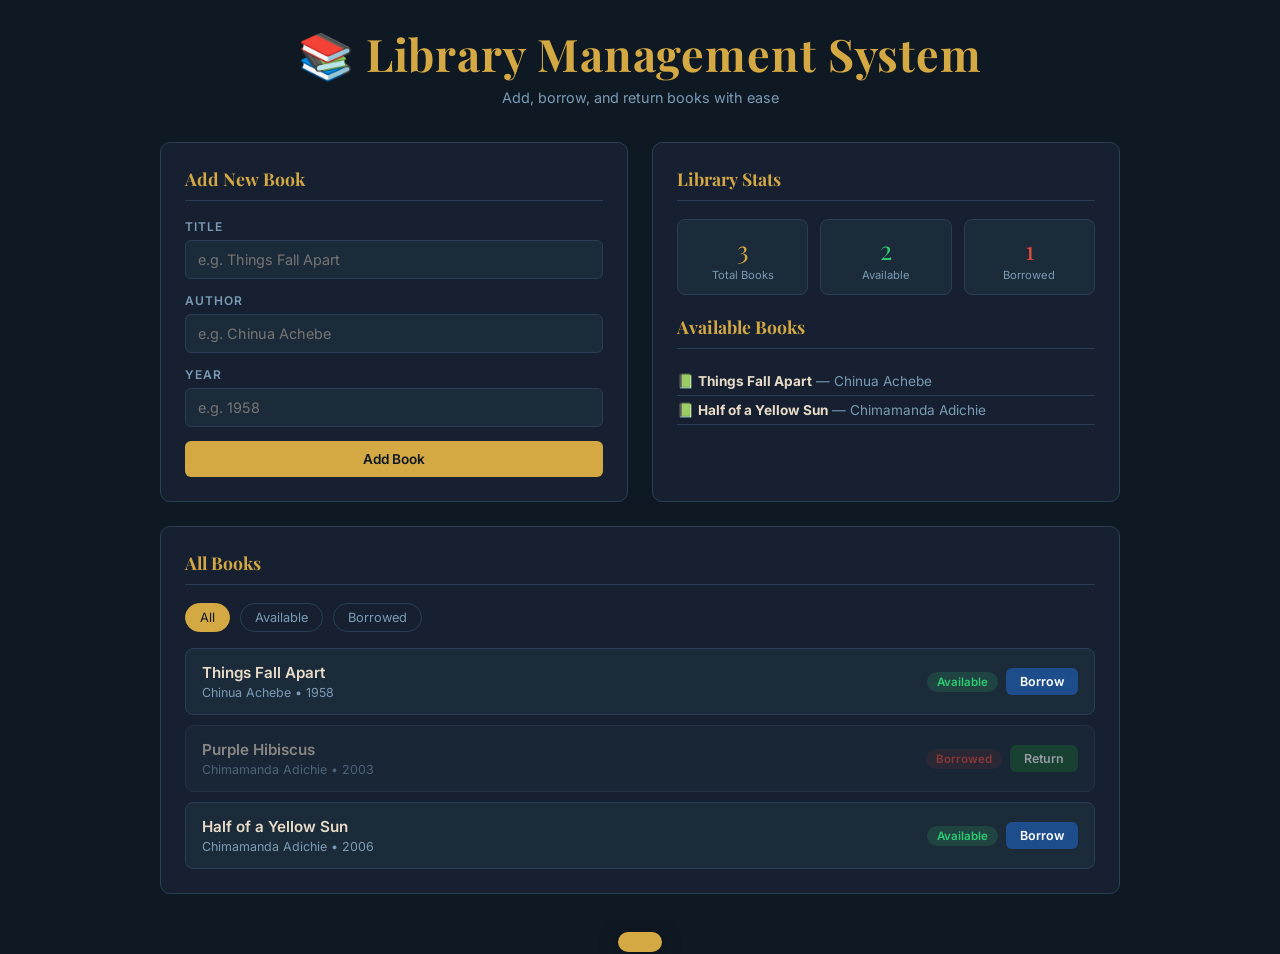
<file: assignment1-library/index.html>
<!DOCTYPE html>
<html lang="en">
<head>
  <meta charset="UTF-8" />
  <meta name="viewport" content="width=device-width, initial-scale=1.0"/>
  <title>Library Management System</title>
  <link rel="stylesheet" href="style.css" />
</head>
<body>

<header>
  <h1>📚 Library Management System</h1>
  <p>Add, borrow, and return books with ease</p>
</header>

<div class="layout">

  <!-- Add Book Panel -->
  <div class="panel">
    <h2>Add New Book</h2>
    <div class="form-group">
      <label>Title</label>
      <input type="text" id="inTitle" placeholder="e.g. Things Fall Apart" />
    </div>
    <div class="form-group">
      <label>Author</label>
      <input type="text" id="inAuthor" placeholder="e.g. Chinua Achebe" />
    </div>
    <div class="form-group">
      <label>Year</label>
      <input type="number" id="inYear" placeholder="e.g. 1958" min="1000" max="2100" />
    </div>
    <button class="btn btn-gold" onclick="handleAdd()">Add Book</button>
  </div>

  <!-- Stats Panel -->
  <div class="panel">
    <h2>Library Stats</h2>
    <div class="stats">
      <div class="stat">
        <div class="stat-num" id="statTotal">0</div>
        <div class="stat-label">Total Books</div>
      </div>
      <div class="stat">
        <div class="stat-num green" id="statAvail">0</div>
        <div class="stat-label">Available</div>
      </div>
      <div class="stat">
        <div class="stat-num red" id="statBorrow">0</div>
        <div class="stat-label">Borrowed</div>
      </div>
    </div>

    <h2 class="mt">Available Books</h2>
    <div id="availList"><p class="empty">No books available yet.</p></div>
  </div>

  <!-- All Books Panel -->
  <div class="panel books-panel">
    <h2>All Books</h2>
    <div class="filter-row">
      <button class="filter-btn active" onclick="setFilter('all', this)">All</button>
      <button class="filter-btn" onclick="setFilter('available', this)">Available</button>
      <button class="filter-btn" onclick="setFilter('borrowed', this)">Borrowed</button>
    </div>
    <div id="bookList"><p class="empty">No books in the library yet. Add one above!</p></div>
  </div>

</div>

<div id="toast"></div>

<script src="script.js"></script>
</body>
</html>
</file>
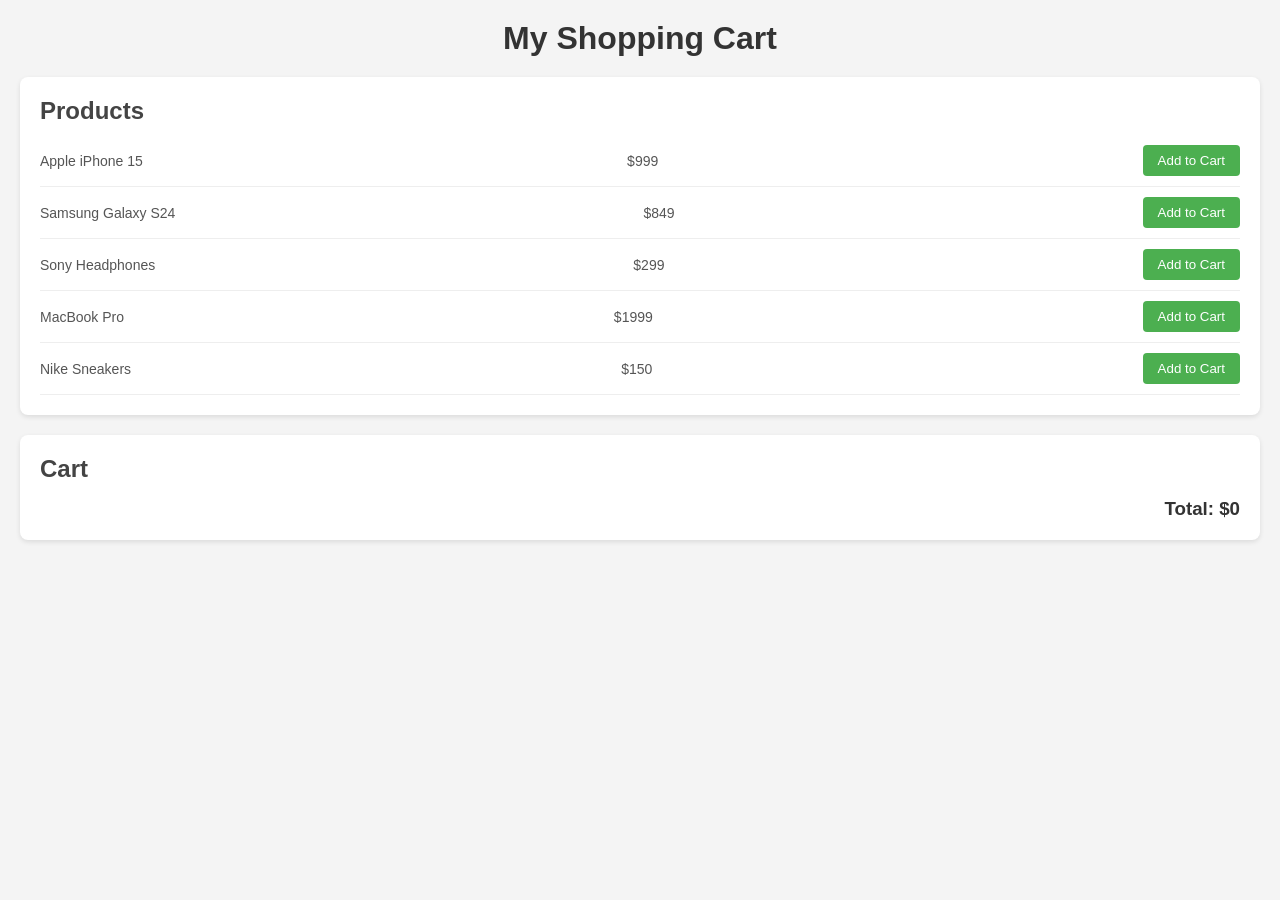
<file: assignment2-shopping-cart/index.html>
<!DOCTYPE html>
<html lang="en">
<head>
  <meta charset="UTF-8">
  <meta name="viewport" content="width=device-width, initial-scale=1.0">
  <title>Shopping Cart</title>
  <link rel="stylesheet" href="style.css">
</head>
<body>

  <h1>My Shopping Cart</h1>

  <div id="products">
    <h2>Products</h2>

    <div class="product">
      <span>Apple iPhone 15</span>
      <span>$999</span>
      <button onclick="addToCart('Apple iPhone 15', 999)">Add to Cart</button>
    </div>

    <div class="product">
      <span>Samsung Galaxy S24</span>
      <span>$849</span>
      <button onclick="addToCart('Samsung Galaxy S24', 849)">Add to Cart</button>
    </div>

    <div class="product">
      <span>Sony Headphones</span>
      <span>$299</span>
      <button onclick="addToCart('Sony Headphones', 299)">Add to Cart</button>
    </div>

    <div class="product">
      <span>MacBook Pro</span>
      <span>$1999</span>
      <button onclick="addToCart('MacBook Pro', 1999)">Add to Cart</button>
    </div>

    <div class="product">
      <span>Nike Sneakers</span>
      <span>$150</span>
      <button onclick="addToCart('Nike Sneakers', 150)">Add to Cart</button>
    </div>

  </div>

  <div id="cart">
    <h2>Cart</h2>
    <ul id="cart-items"></ul>
    <h3>Total: $<span id="total">0</span></h3>
  </div>

  <script src="script.js"></script>
</body>
</html>
</file>
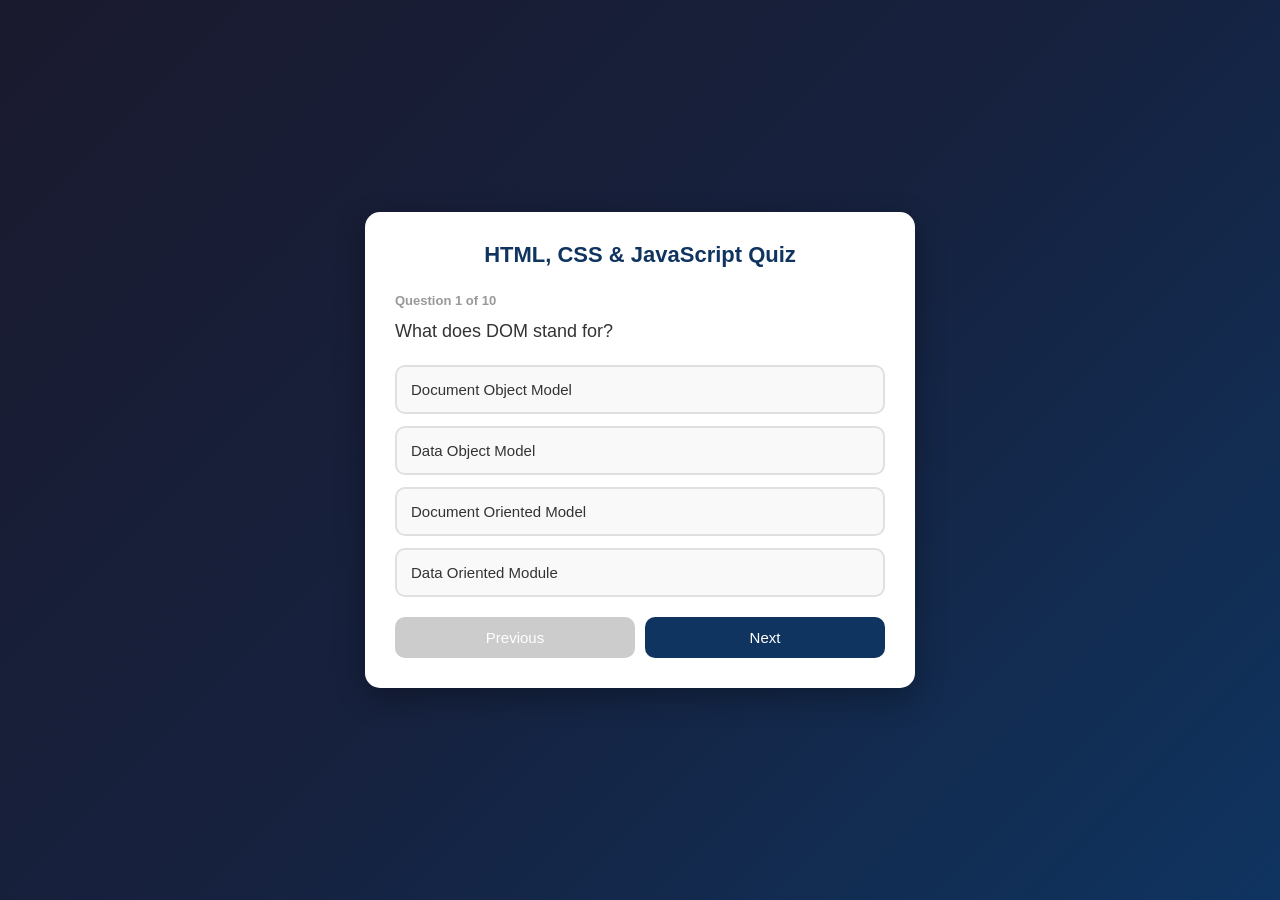
<file: assignment3-quiz/index.html>
<!DOCTYPE html>
<html lang="en">
<head>
  <meta charset="UTF-8">
  <meta name="viewport" content="width=device-width, initial-scale=1.0">
  <title>Quiz App</title>
  <link rel="stylesheet" href="style.css">
</head>
<body>

  <div id="quiz-container">
    <h1>HTML, CSS & JavaScript Quiz</h1>

    <div id="question-section">
      <h2 id="question-num"></h2>
      <p id="question-text"></p>

      <div id="options">
        <button class="option-btn" id="btn0" onclick="checkAnswer(0)"></button>
        <button class="option-btn" id="btn1" onclick="checkAnswer(1)"></button>
        <button class="option-btn" id="btn2" onclick="checkAnswer(2)"></button>
        <button class="option-btn" id="btn3" onclick="checkAnswer(3)"></button>
      </div>

      <div id="nav-buttons">
        <button id="prev-btn" onclick="prevQuestion()">Previous</button>
        <button id="next-btn" onclick="nextQuestion()">Next</button>
      </div>
    </div>

    <div id="result-section" style="display:none;">
      <h2>Quiz Completed!</h2>
      <p>Your Score: <span id="score"></span> / 10</p>
      <p id="grade-remark"></p>
      <div id="explanation-list"></div>
      <button onclick="restartQuiz()">Restart Quiz</button>
    </div>

  </div>

  <script src="script.js"></script>
</body>
</html>
</file>
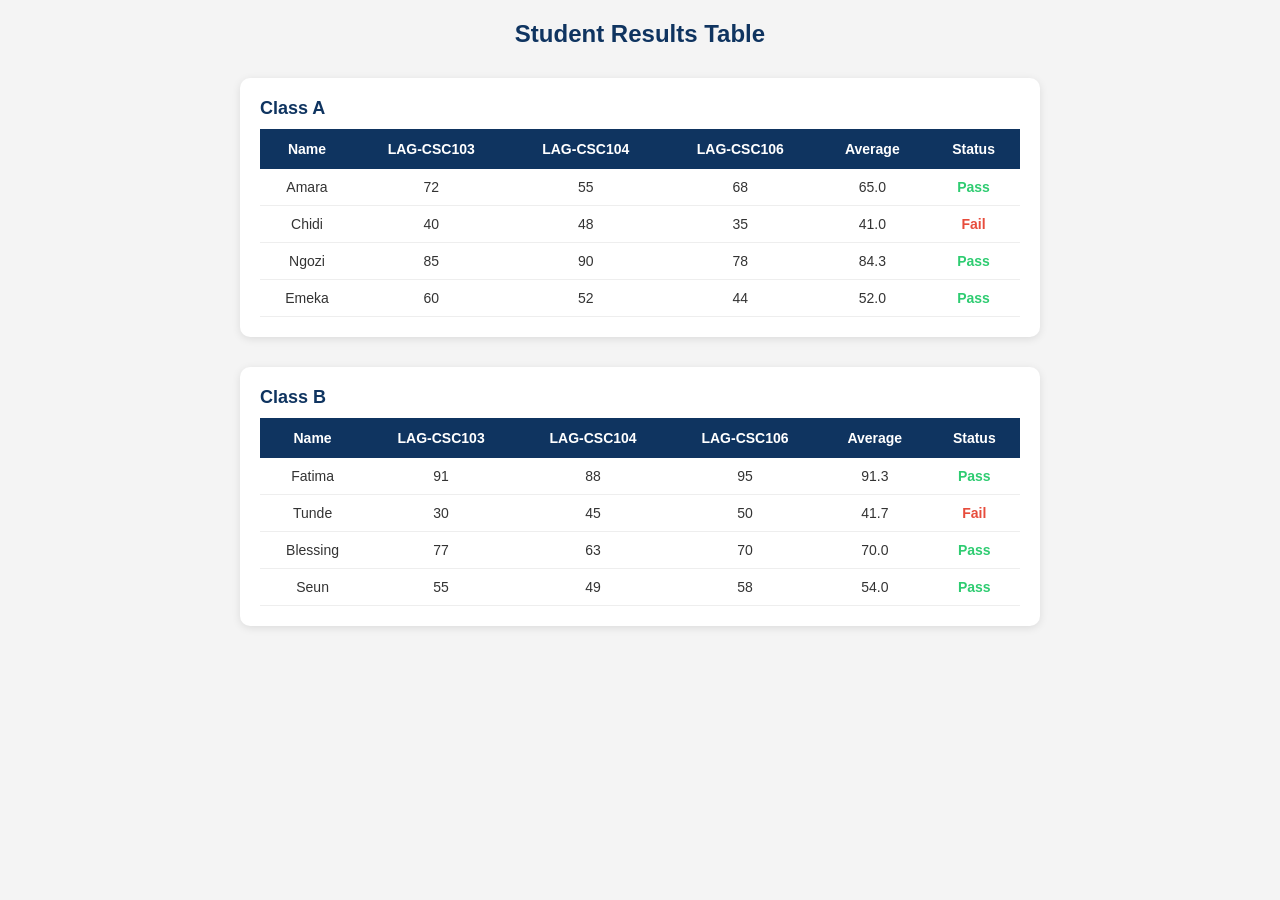
<file: assignment4-json-results/index.html>
<!DOCTYPE html>
<html lang="en">
<head>
  <meta charset="UTF-8">
  <meta name="viewport" content="width=device-width, initial-scale=1.0">
  <title>Student Results</title>
  <link rel="stylesheet" href="style.css">
</head>
<body>

  <div id="container">
    <h1>Student Results Table</h1>

    <div class="class-section">
      <h2>Class A</h2>
      <table id="tableA">
        <thead>
          <tr>
            <th>Name</th>
            <th>LAG-CSC103</th>
            <th>LAG-CSC104</th>
            <th>LAG-CSC106</th>
            <th>Average</th>
            <th>Status</th>
          </tr>
        </thead>
        <tbody id="bodyA"></tbody>
      </table>
    </div>

    <div class="class-section">
      <h2>Class B</h2>
      <table id="tableB">
        <thead>
          <tr>
            <th>Name</th>
            <th>LAG-CSC103</th>
            <th>LAG-CSC104</th>
            <th>LAG-CSC106</th>
            <th>Average</th>
            <th>Status</th>
          </tr>
        </thead>
        <tbody id="bodyB"></tbody>
      </table>
    </div>

  </div>

  <script src="script.js"></script>
</body>
</html>
</file>
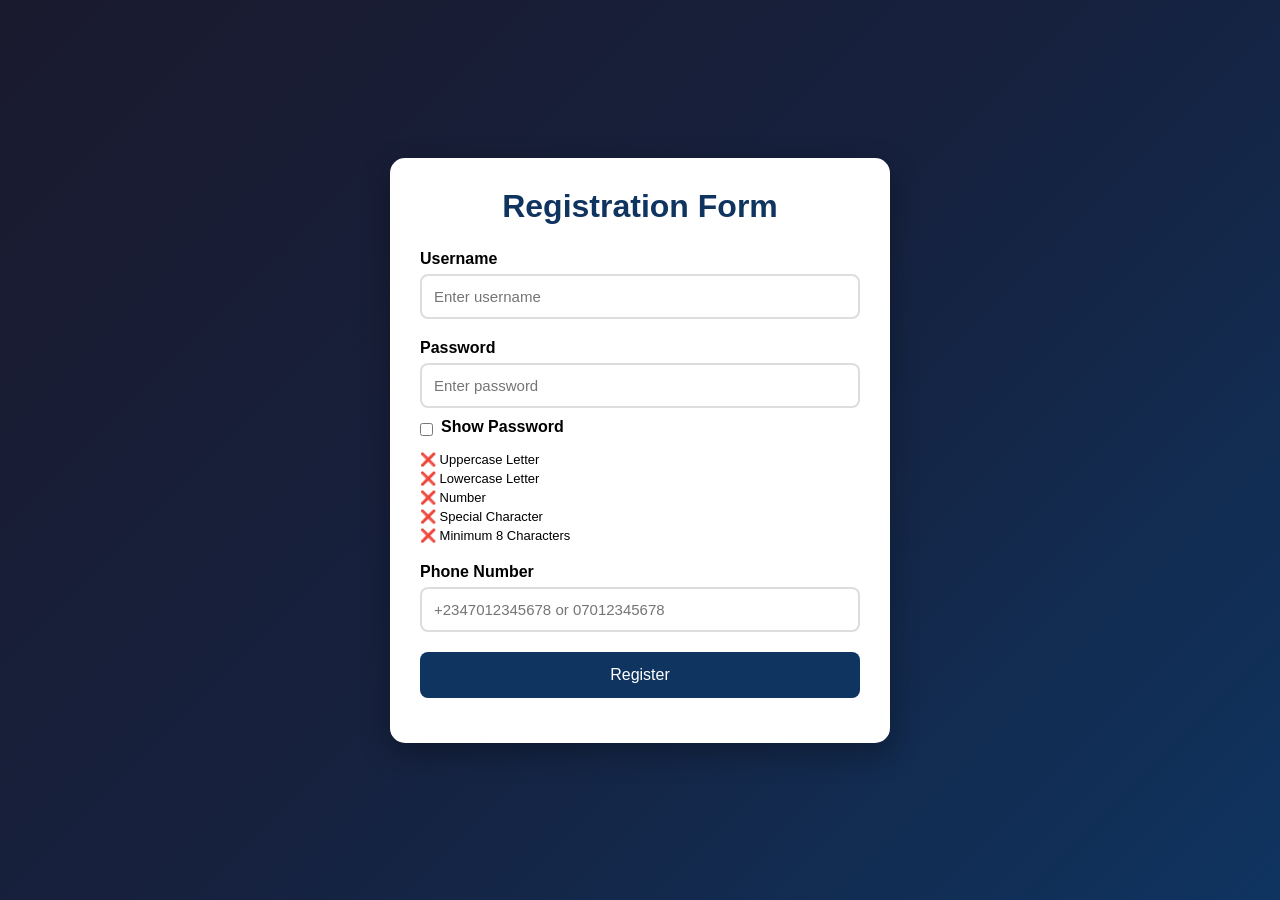
<file: assignment5-form-validator/index.html>
<!DOCTYPE html>
<html lang="en">
<head>
<meta charset="UTF-8">
<meta name="viewport" content="width=device-width, initial-scale=1.0">
<title>Registration Form</title>
<link rel="stylesheet" href="style.css">
</head>
<body>

<div id="container">
    <h1>Registration Form</h1>

    <div class="form-group">
        <label>Username</label>
        <input type="text" id="username" placeholder="Enter username" oninput="validateUsername()">
        <p id="username-msg" class="msg"></p>
    </div>

    <div class="form-group">
        <label>Password</label>
        <input type="password" id="password" placeholder="Enter password" oninput="validatePassword()">

        <div class="show-password">
            <input type="checkbox" id="showPassword" onclick="togglePassword()">
            <label for="showPassword">Show Password</label>
        </div>

        <div id="password-checks">
            <p id="upper">❌ Uppercase Letter</p>
            <p id="lower">❌ Lowercase Letter</p>
            <p id="number">❌ Number</p>
            <p id="special">❌ Special Character</p>
            <p id="length">❌ Minimum 8 Characters</p>
        </div>

        <p id="password-msg" class="msg"></p>
    </div>

    <div class="form-group">
        <label>Phone Number</label>
        <input type="text" id="phone" placeholder="+2347012345678 or 07012345678" oninput="validatePhone()">
        <p id="phone-msg" class="msg"></p>
    </div>

    <button onclick="submitForm()">Register</button>

    <p id="form-msg" class="msg"></p>
</div>

<script src="script.js"></script>

</body>
</html>
</file>
<file: assignment1-library/style.css>
@import url('https://fonts.googleapis.com/css2?family=Playfair+Display:wght@600;700&family=Inter:wght@400;500;600&display=swap');

*, *::before, *::after {
  box-sizing: border-box;
  margin: 0;
  padding: 0;
}

:root {
  --bg:       #0f1923;
  --surface:  #162030;
  --card:     #1c2b3a;
  --border:   #2a3f54;
  --gold:     #d4a843;
  --gold-dim: #a07c2a;
  --green:    #2ecc71;
  --red:      #e74c3c;
  --text:     #e8dcc8;
  --muted:    #7a9bb5;
  --radius:   10px;
}

body {
  font-family: 'Inter', sans-serif;
  background: var(--bg);
  color: var(--text);
  min-height: 100vh;
  padding: 24px 16px 60px;
}

/* ── Header ── */
header {
  text-align: center;
  margin-bottom: 36px;
}

header h1 {
  font-family: 'Playfair Display', serif;
  font-size: clamp(1.8rem, 5vw, 2.8rem);
  color: var(--gold);
  letter-spacing: 0.02em;
}

header p {
  color: var(--muted);
  font-size: 0.9rem;
  margin-top: 6px;
}

/* ── Layout ── */
.layout {
  max-width: 960px;
  margin: 0 auto;
  display: grid;
  grid-template-columns: 1fr 1fr;
  gap: 24px;
}

@media (max-width: 640px) {
  .layout {
    grid-template-columns: 1fr;
  }
}

/* ── Panels ── */
.panel {
  background: var(--surface);
  border: 1px solid var(--border);
  border-radius: var(--radius);
  padding: 24px;
}

.panel h2 {
  font-family: 'Playfair Display', serif;
  font-size: 1.1rem;
  color: var(--gold);
  margin-bottom: 18px;
  padding-bottom: 10px;
  border-bottom: 1px solid var(--border);
}

.panel h2.mt {
  margin-top: 20px;
}

/* ── Form ── */
.form-group {
  margin-bottom: 14px;
}

label {
  display: block;
  font-size: 0.75rem;
  font-weight: 600;
  color: var(--muted);
  text-transform: uppercase;
  letter-spacing: 0.08em;
  margin-bottom: 6px;
}

input[type="text"],
input[type="number"] {
  width: 100%;
  background: var(--card);
  border: 1px solid var(--border);
  border-radius: 6px;
  padding: 10px 12px;
  color: var(--text);
  font-size: 0.9rem;
  font-family: 'Inter', sans-serif;
  outline: none;
  transition: border-color 0.2s;
}

input:focus {
  border-color: var(--gold);
}

/* ── Buttons ── */
.btn {
  display: inline-block;
  padding: 10px 20px;
  border: none;
  border-radius: 6px;
  font-size: 0.85rem;
  font-weight: 600;
  font-family: 'Inter', sans-serif;
  cursor: pointer;
  transition: opacity 0.2s, transform 0.1s;
}

.btn:active  { transform: scale(0.97); }
.btn:hover   { opacity: 0.85; }

.btn-gold   { background: var(--gold); color: #0f1923; width: 100%; }
.btn-borrow { background: #1e4d8c; color: #fff; padding: 6px 14px; font-size: 0.78rem; }
.btn-return { background: #1a5c35; color: #fff; padding: 6px 14px; font-size: 0.78rem; }

/* ── Stats ── */
.stats {
  display: flex;
  gap: 12px;
  margin-bottom: 16px;
}

.stat {
  flex: 1;
  background: var(--card);
  border: 1px solid var(--border);
  border-radius: 8px;
  padding: 12px;
  text-align: center;
}

.stat-num {
  font-family: 'Playfair Display', serif;
  font-size: 1.6rem;
  color: var(--gold);
}

.stat-num.green { color: var(--green); }
.stat-num.red   { color: var(--red); }

.stat-label {
  font-size: 0.7rem;
  color: var(--muted);
  margin-top: 2px;
}

/* ── Books Panel ── */
.books-panel {
  grid-column: 1 / -1;
}

.filter-row {
  display: flex;
  gap: 10px;
  margin-bottom: 16px;
  flex-wrap: wrap;
  align-items: center;
}

.filter-btn {
  padding: 6px 14px;
  border-radius: 20px;
  border: 1px solid var(--border);
  background: transparent;
  color: var(--muted);
  font-size: 0.8rem;
  cursor: pointer;
  font-family: 'Inter', sans-serif;
  transition: all 0.2s;
}

.filter-btn.active,
.filter-btn:hover {
  background: var(--gold);
  color: #0f1923;
  border-color: var(--gold);
}

#bookList {
  display: flex;
  flex-direction: column;
  gap: 10px;
}

/* ── Book Card ── */
.book-card {
  background: var(--card);
  border: 1px solid var(--border);
  border-radius: 8px;
  padding: 14px 16px;
  display: flex;
  justify-content: space-between;
  align-items: center;
  gap: 12px;
  transition: border-color 0.2s;
}

.book-card:hover       { border-color: var(--gold-dim); }
.book-card.unavailable { opacity: 0.55; }

.book-info h3 {
  font-size: 0.95rem;
  font-weight: 600;
  color: var(--text);
}

.book-meta {
  font-size: 0.78rem;
  color: var(--muted);
  margin-top: 3px;
}

.badge {
  display: inline-block;
  padding: 3px 10px;
  border-radius: 12px;
  font-size: 0.72rem;
  font-weight: 600;
}

.badge-avail  { background: rgba(46,204,113,0.15); color: var(--green); }
.badge-borrow { background: rgba(231,76,60,0.15);  color: var(--red);   }

.book-actions {
  display: flex;
  gap: 8px;
  align-items: center;
  flex-shrink: 0;
}

/* ── Available List ── */
.avail-item {
  padding: 6px 0;
  border-bottom: 1px solid var(--border);
  font-size: 0.85rem;
}

.avail-item span {
  color: var(--muted);
}

/* ── Empty State ── */
.empty {
  text-align: center;
  color: var(--muted);
  padding: 30px;
  font-size: 0.9rem;
}

/* ── Toast ── */
#toast {
  position: fixed;
  bottom: 28px;
  left: 50%;
  transform: translateX(-50%) translateY(80px);
  background: var(--gold);
  color: #0f1923;
  padding: 10px 22px;
  border-radius: 24px;
  font-size: 0.85rem;
  font-weight: 600;
  box-shadow: 0 4px 20px rgba(0,0,0,0.4);
  transition: transform 0.3s ease;
  z-index: 100;
  white-space: nowrap;
}

#toast.show {
  transform: translateX(-50%) translateY(0);
}
</file>
<file: assignment2-shopping-cart/style.css>
* {
  margin: 0;
  padding: 0;
  box-sizing: border-box;
}

body {
  font-family: Arial, sans-serif;
  background-color: #f4f4f4;
  padding: 20px;
}

h1 {
  text-align: center;
  margin-bottom: 20px;
  color: #333;
}

h2 {
  color: #444;
  margin-bottom: 10px;
}

#products, #cart {
  background-color: #fff;
  padding: 20px;
  margin-bottom: 20px;
  border-radius: 8px;
  box-shadow: 0 2px 5px rgba(0,0,0,0.1);
}

.product {
  display: flex;
  justify-content: space-between;
  align-items: center;
  padding: 10px 0;
  border-bottom: 1px solid #eee;
}

.product span {
  font-size: 14px;
  color: #555;
}

button {
  padding: 8px 15px;
  background-color: #4CAF50;
  color: white;
  border: none;
  border-radius: 4px;
  cursor: pointer;
}

button:hover {
  background-color: #45a049;
}

ul {
  list-style: none;
  padding: 0;
}

li {
  display: flex;
  justify-content: space-between;
  align-items: center;
  padding: 10px 0;
  border-bottom: 1px solid #eee;
}

li span {
  font-size: 14px;
  color: #555;
}

.remove-btn {
  background-color: #f44336;
}

.remove-btn:hover {
  background-color: #d32f2f;
}

h3 {
  margin-top: 15px;
  color: #333;
  text-align: right;
}
</file>
<file: assignment3-quiz/style.css>
* {
  margin: 0;
  padding: 0;
  box-sizing: border-box;
}

body {
  font-family: Arial, sans-serif;
  background: linear-gradient(135deg, #1a1a2e, #16213e, #0f3460);
  min-height: 100vh;
  display: flex;
  justify-content: center;
  align-items: center;
  padding: 20px;
}

#quiz-container {
  background-color: #fff;
  border-radius: 15px;
  padding: 30px;
  width: 100%;
  max-width: 550px;
  box-shadow: 0 10px 30px rgba(0,0,0,0.3);
  text-align: center;
}

h1 {
  color: #0f3460;
  margin-bottom: 25px;
  font-size: 22px;
}

#question-num {
  font-size: 13px;
  color: #999;
  margin-bottom: 10px;
  text-align: left;
}

#question-text {
  font-size: 18px;
  color: #333;
  margin-bottom: 20px;
  line-height: 1.5;
  text-align: left;
}

#options {
  display: flex;
  flex-direction: column;
  gap: 12px;
  margin-bottom: 20px;
}

.option-btn {
  padding: 14px;
  border: 2px solid #e0e0e0;
  border-radius: 10px;
  background-color: #f9f9f9;
  color: #333;
  font-size: 15px;
  cursor: pointer;
  text-align: left;
  transition: all 0.2s;
  width: 100%;
}

.option-btn:hover {
  background-color: #0f3460;
  color: #fff;
  border-color: #0f3460;
}

.correct {
  background-color: #2ecc71 !important;
  color: #fff !important;
  border-color: #2ecc71 !important;
}

.wrong {
  background-color: #e74c3c !important;
  color: #fff !important;
  border-color: #e74c3c !important;
}

#nav-buttons {
  display: flex;
  justify-content: space-between;
  margin-top: 10px;
  gap: 10px;
}

#nav-buttons button {
  flex: 1;
  padding: 12px;
  border: none;
  border-radius: 10px;
  background-color: #0f3460;
  color: #fff;
  font-size: 15px;
  cursor: pointer;
}

#nav-buttons button:hover {
  background-color: #16213e;
}

#nav-buttons button:disabled {
  background-color: #ccc;
  cursor: not-allowed;
}

#result-section {
  text-align: center;
}

#result-section h2 {
  color: #0f3460;
  font-size: 24px;
  margin-bottom: 15px;
}

#result-section p {
  font-size: 18px;
  color: #555;
  margin-bottom: 10px;
}

#grade-remark {
  font-weight: bold;
  font-size: 20px !important;
  color: #0f3460 !important;
  margin-bottom: 20px !important;
}

#result-section button {
  padding: 12px 30px;
  background-color: #0f3460;
  color: #fff;
  border: none;
  border-radius: 10px;
  font-size: 16px;
  cursor: pointer;
  margin-top: 20px;
}

#result-section button:hover {
  background-color: #16213e;
}

.exp-item {
  background-color: #f9f9f9;
  border-radius: 8px;
  padding: 12px;
  margin-top: 10px;
  text-align: left;
}

.exp-q {
  font-weight: bold;
  color: #333;
  margin-bottom: 5px;
}

.exp-text {
  color: #555;
  font-size: 14px;
  margin-bottom: 5px;
}

.exp-correct {
  color: #2ecc71;
  font-weight: bold;
}

.exp-wrong {
  color: #e74c3c;
  font-weight: bold;
}

#explanation-list h3 {
  color: #0f3460;
  margin-bottom: 10px;
  margin-top: 20px;
}
</file>
<file: assignment4-json-results/style.css>
* {
  margin: 0;
  padding: 0;
  box-sizing: border-box;
}

body {
  font-family: Arial, sans-serif;
  background-color: #f4f4f4;
  padding: 20px;
}

#container {
  max-width: 800px;
  margin: 0 auto;
}

h1 {
  text-align: center;
  color: #0f3460;
  margin-bottom: 30px;
  font-size: 24px;
}

h2 {
  color: #0f3460;
  margin-bottom: 10px;
  font-size: 18px;
}

.class-section {
  background-color: #fff;
  border-radius: 10px;
  padding: 20px;
  margin-bottom: 30px;
  box-shadow: 0 2px 8px rgba(0,0,0,0.1);
}

table {
  width: 100%;
  border-collapse: collapse;
}

thead {
  background-color: #0f3460;
  color: #fff;
}

th {
  padding: 12px;
  text-align: center;
  font-size: 14px;
}

td {
  padding: 10px 12px;
  text-align: center;
  font-size: 14px;
  color: #333;
  border-bottom: 1px solid #eee;
}

tr:hover {
  background-color: #f0f0f0;
}

.pass {
  color: #2ecc71;
  font-weight: bold;
}

.fail {
  color: #e74c3c;
  font-weight: bold;
}
</file>
<file: assignment5-form-validator/style.css>
*{
    margin:0;
    padding:0;
    box-sizing:border-box;
}

body{
    font-family:Arial,sans-serif;
    background:linear-gradient(135deg,#1a1a2e,#16213e,#0f3460);
    min-height:100vh;
    display:flex;
    justify-content:center;
    align-items:center;
    padding:20px;
}

#container{
    background:#fff;
    width:100%;
    max-width:500px;
    padding:30px;
    border-radius:15px;
    box-shadow:0 10px 30px rgba(0,0,0,.3);
}

h1{
    text-align:center;
    color:#0f3460;
    margin-bottom:25px;
}

.form-group{
    margin-bottom:20px;
}

label{
    display:block;
    margin-bottom:6px;
    font-weight:bold;
}

input[type="text"],
input[type="password"]{
    width:100%;
    padding:12px;
    border:2px solid #ddd;
    border-radius:8px;
    font-size:15px;
}

input:focus{
    outline:none;
    border-color:#0f3460;
}

.show-password{
    margin-top:10px;
    display:flex;
    align-items:center;
    gap:8px;
}

#password-checks{
    margin-top:10px;
    font-size:13px;
}

#password-checks p{
    margin-bottom:4px;
}

.msg{
    margin-top:5px;
    font-size:13px;
}

.success{
    color:#27ae60;
}

.error{
    color:#e74c3c;
}

button{
    width:100%;
    padding:14px;
    border:none;
    border-radius:8px;
    background:#0f3460;
    color:white;
    font-size:16px;
    cursor:pointer;
}

button:hover{
    background:#16213e;
}

#form-msg{
    margin-top:15px;
    text-align:center;
    font-weight:bold;
}
</file>
